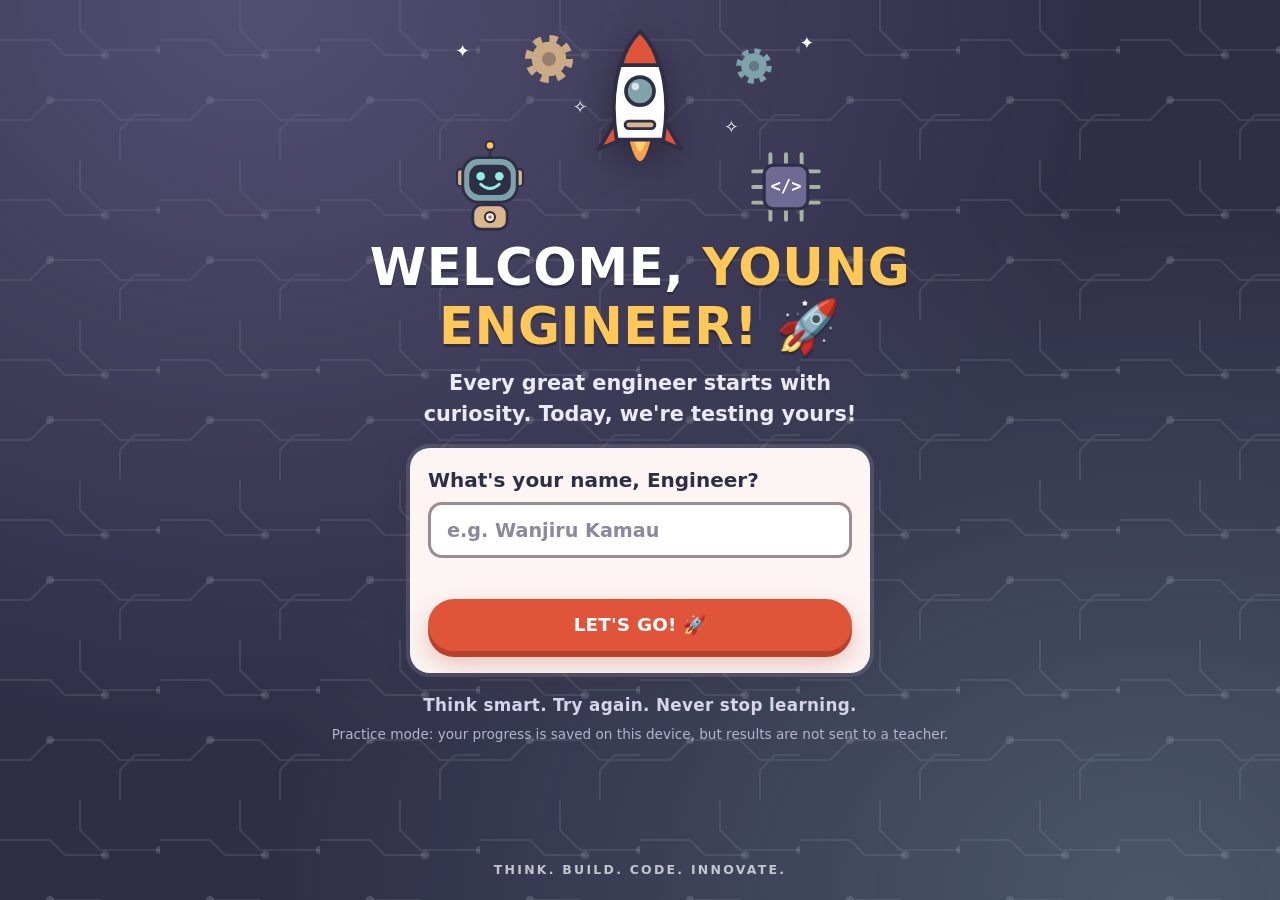
<file: index.html>
<!DOCTYPE html>
<html lang="en">
<head>
  <meta charset="utf-8">
  <meta name="viewport" content="width=device-width, initial-scale=1">
  <title>Young Engineers – The Code Quest</title>
  <meta name="description" content="Young Engineers: The Code Quest. An interactive coding adventure for Grade 7 students at West Nairobi School.">
  <meta name="theme-color" content="#2f2e47">
  <link rel="icon" type="image/svg+xml" href="assets/images/favicon.svg">
  <link rel="stylesheet" href="css/style.css">
</head>
<body data-view="welcome">
  <a class="skip-link" href="#main">Skip to the quest</a>

  <!-- Decorative background (hidden from screen readers) -->
  <div class="bg-decor" aria-hidden="true"></div>

  <header id="topbar" class="topbar" hidden></header>

  <main id="main" tabindex="-1">
    <div id="screen" class="screen"></div>
  </main>

  <footer class="site-foot">
    <span>THINK.</span> <span>BUILD.</span> <span>CODE.</span> <span>INNOVATE.</span>
  </footer>

  <div id="confetti" class="confetti" aria-hidden="true"></div>

  <noscript>
    <div class="noscript">The Code Quest needs JavaScript to run. Please turn it on in your browser and reload the page.</div>
  </noscript>

  <script src="js/questions.js" charset="utf-8"></script>
  <script src="js/config.js" charset="utf-8"></script>
  <script src="js/quiz-engine.js" charset="utf-8"></script>
  <script src="js/results.js" charset="utf-8"></script>
  <script src="js/art.js" charset="utf-8"></script>
  <script src="js/app.js" charset="utf-8"></script>
</body>
</html>
</file>
<file: css/style.css>
/* ==========================================================================
   Young Engineers – The Code Quest
   Design system: palette taken from the teacher's lesson slides
   (slate, dusty purple, gold, teal, sage, mauve on cream) plus a coral
   accent for calls to action.
   ========================================================================== */

:root {
  --ink: #2f2e47;
  --ink-soft: #4a4868;
  --purple: #6f6a94;
  --gold: #d9b78a;
  --teal: #7fa3ab;
  --sage: #a3b5a0;
  --mauve: #9d8a93;
  --cream: #fcf5f3;
  --white: #ffffff;

  --coral: #e0553a;
  --coral-dark: #b9402a;
  --sun: #ffc857;

  --good: #1b7f55;
  --good-bg: #e3f5ec;
  --good-line: #7fcfa6;
  --bad: #b3372f;
  --bad-bg: #fdeceb;
  --bad-line: #efb3ae;
  --hint: #7a4e00;
  --hint-bg: #fff3d1;
  --hint-line: #f2cf75;
  --info-bg: #ece9f7;
  --info-line: #c4bde6;

  --radius: 20px;
  --radius-sm: 14px;
  --shadow: 0 10px 30px rgba(47, 46, 71, 0.13);
  --shadow-sm: 0 4px 12px rgba(47, 46, 71, 0.12);

  --font: system-ui, -apple-system, "Segoe UI", Roboto, "Helvetica Neue", Arial, sans-serif;
  --font-display: "Trebuchet MS", "Segoe UI", system-ui, -apple-system, Roboto, Arial, sans-serif;
  --font-code: ui-monospace, "Cascadia Code", "SF Mono", Consolas, Menlo, "Liberation Mono", monospace;

  --circuit-light: url("data:image/svg+xml,%3Csvg xmlns='http://www.w3.org/2000/svg' width='160' height='160' viewBox='0 0 160 160'%3E%3Cg fill='none' stroke='%232f2e47' stroke-opacity='.06' stroke-width='2'%3E%3Cpath d='M0 40h50l15 15h40M80 0v30l20 20h60M0 120h30l20-20h50l20 20h40M120 160v-30l15-15h25'/%3E%3C/g%3E%3Cg fill='%232f2e47' fill-opacity='.08'%3E%3Ccircle cx='105' cy='55' r='4'/%3E%3Ccircle cx='50' cy='100' r='4'/%3E%3Ccircle cx='160' cy='50' r='4'/%3E%3C/g%3E%3C/svg%3E");
  --circuit-dark: url("data:image/svg+xml,%3Csvg xmlns='http://www.w3.org/2000/svg' width='160' height='160' viewBox='0 0 160 160'%3E%3Cg fill='none' stroke='%23ffffff' stroke-opacity='.09' stroke-width='2'%3E%3Cpath d='M0 40h50l15 15h40M80 0v30l20 20h60M0 120h30l20-20h50l20 20h40M120 160v-30l15-15h25'/%3E%3C/g%3E%3Cg fill='%23ffffff' fill-opacity='.14'%3E%3Ccircle cx='105' cy='55' r='4'/%3E%3Ccircle cx='50' cy='100' r='4'/%3E%3Ccircle cx='160' cy='50' r='4'/%3E%3C/g%3E%3C/svg%3E");
}

*, *::before, *::after { box-sizing: border-box; }

html { -webkit-text-size-adjust: 100%; }

body {
  margin: 0;
  min-height: 100vh;
  min-height: 100dvh;
  display: flex;
  flex-direction: column;
  font-family: var(--font);
  font-size: 1.05rem;
  line-height: 1.5;
  color: var(--ink);
  background: var(--cream);
  transition: background-color 0.4s ease;
}

body[data-view="welcome"] { background: var(--ink); color: var(--white); }

.bg-decor {
  position: fixed;
  inset: 0;
  z-index: 0;
  pointer-events: none;
  background-image: var(--circuit-light);
  background-size: 160px 160px;
}
body[data-view="welcome"] .bg-decor {
  background-image:
    radial-gradient(ellipse at 20% 0%, rgba(111, 106, 148, 0.55), transparent 60%),
    radial-gradient(ellipse at 90% 100%, rgba(127, 163, 171, 0.35), transparent 55%),
    var(--circuit-dark);
  background-size: auto, auto, 160px 160px;
}

h1, h2, h3 { font-family: var(--font-display); line-height: 1.15; margin: 0; }

:focus-visible { outline: 4px solid var(--sun); outline-offset: 3px; border-radius: 8px; }
body:not([data-view="welcome"]) :focus-visible { outline-color: var(--coral); }
main:focus { outline: none; }

.skip-link {
  position: absolute; left: 12px; top: -60px; z-index: 100;
  background: var(--white); color: var(--ink); padding: 10px 16px; border-radius: 10px; font-weight: 700;
}
.skip-link:focus { top: 12px; }

.screen {
  position: relative; z-index: 1;
  width: 100%;
  max-width: 760px;
  margin: 0 auto;
  padding: 18px 16px 28px;
}
main { flex: 1 0 auto; position: relative; z-index: 1; }

.screen-enter { animation: screenIn 0.4s ease both; }
@keyframes screenIn { from { opacity: 0; transform: translateY(14px); } to { opacity: 1; transform: none; } }

.site-foot {
  position: relative; z-index: 1;
  text-align: center; padding: 14px 12px 20px;
  font-family: var(--font-display); font-weight: 800; font-size: 0.78rem; letter-spacing: 0.18em;
  color: var(--purple);
}
.site-foot span:nth-child(2) { color: var(--teal); }
.site-foot span:nth-child(3) { color: var(--gold); }
.site-foot span:nth-child(4) { color: var(--mauve); }
body[data-view="welcome"] .site-foot span { color: rgba(255, 255, 255, 0.7); }

.noscript { position: relative; z-index: 5; padding: 20px; background: var(--sun); color: var(--ink); font-weight: 700; text-align: center; }

/* ---------- Buttons ---------- */
.btn {
  display: inline-flex; align-items: center; justify-content: center; gap: 0.5em;
  min-height: 52px; padding: 12px 26px;
  border: 0; border-radius: 999px;
  font: 800 1.15rem/1.1 var(--font-display);
  letter-spacing: 0.01em;
  cursor: pointer;
  color: var(--white); background: var(--coral);
  box-shadow: 0 6px 0 var(--coral-dark), 0 12px 24px rgba(185, 64, 42, 0.3);
  transition: transform 0.12s ease, box-shadow 0.12s ease, filter 0.2s;
  -webkit-tap-highlight-color: transparent;
}
.btn:hover:not(:disabled) { filter: brightness(1.06); }
.btn:active:not(:disabled) { transform: translateY(4px); box-shadow: 0 2px 0 var(--coral-dark), 0 6px 12px rgba(185, 64, 42, 0.3); }
.btn:disabled { background: #cfc9d6; color: #6c6880; box-shadow: 0 6px 0 #b4adbf; cursor: not-allowed; }
.btn--teal { background: var(--purple); box-shadow: 0 6px 0 #4b4770, 0 12px 24px rgba(75, 71, 112, 0.3); }
.btn--teal:active:not(:disabled) { box-shadow: 0 2px 0 #4b4770, 0 6px 12px rgba(75, 71, 112, 0.3); }
.btn--block { width: 100%; }
.btn--small { min-height: 40px; padding: 8px 16px; font-size: 0.95rem; box-shadow: 0 4px 0 var(--coral-dark); }
.btn--ghost {
  background: transparent; color: var(--ink-soft); box-shadow: none; border: 2px solid var(--mauve);
}
.btn--ghost:hover:not(:disabled) { background: rgba(157, 138, 147, 0.15); filter: none; }
.btn--ghost:active:not(:disabled) { transform: none; box-shadow: none; }

/* ---------- Top bar ---------- */
.topbar {
  position: sticky; top: 0; z-index: 20;
  background: rgba(252, 245, 243, 0.94);
  backdrop-filter: blur(8px);
  -webkit-backdrop-filter: blur(8px);
  border-bottom: 2px solid rgba(111, 106, 148, 0.18);
}
.topbar__inner { max-width: 760px; margin: 0 auto; padding: 10px 16px 12px; }
.topbar__row { display: flex; align-items: center; gap: 10px; }
.brand { display: flex; align-items: center; gap: 8px; font-family: var(--font-display); font-weight: 900; line-height: 1; }
.brand .art-brand { width: 38px; height: 38px; flex: none; }
.brand__text { display: flex; flex-direction: column; font-size: 0.82rem; letter-spacing: 0.08em; color: var(--ink); }
.brand__text small { font-size: 0.6rem; letter-spacing: 0.14em; color: var(--purple); font-weight: 800; margin-top: 3px; }
.topbar__spacer { flex: 1; }
.chip-name {
  max-width: 42vw; overflow: hidden; text-overflow: ellipsis; white-space: nowrap;
  background: var(--info-bg); border: 2px solid var(--info-line); color: var(--ink);
  border-radius: 999px; padding: 4px 12px; font-weight: 800; font-size: 0.9rem;
}
.topbar .btn--ghost { min-height: 36px; padding: 4px 12px; font-size: 0.85rem; border-width: 2px; }

.steps { list-style: none; display: grid; grid-template-columns: repeat(4, 1fr); gap: 8px; margin: 12px 0 0; padding: 0; }
.step { min-width: 0; }
.step__label {
  display: flex; align-items: center; gap: 6px; margin-bottom: 5px;
  font-size: 0.74rem; font-weight: 800; color: var(--ink-soft); white-space: nowrap; overflow: hidden;
}
.step__num {
  flex: none; width: 22px; height: 22px; border-radius: 50%;
  display: grid; place-items: center; font-size: 0.75rem;
  background: #e7e1ea; color: var(--ink-soft);
}
.step__title { overflow: hidden; text-overflow: ellipsis; display: none; }
.step.is-done .step__num { background: var(--good); color: #fff; }
.step.is-current .step__num { background: var(--coral); color: #fff; }
.step.is-current .step__label { color: var(--ink); }
.step__bar { height: 8px; border-radius: 99px; background: #e7e1ea; overflow: hidden; }
.step__fill { display: block; height: 100%; width: 0; border-radius: 99px; background: linear-gradient(90deg, var(--teal), var(--purple)); transition: width 0.6s cubic-bezier(.3, .9, .3, 1); }
.step.is-done .step__fill { background: linear-gradient(90deg, var(--sage), var(--good)); }
@media (min-width: 620px) { .step__title { display: inline; } }

/* ---------- Welcome ---------- */
.welcome { text-align: center; padding-top: 6px; }
.welcome__scene { position: relative; height: 210px; margin: 0 auto 4px; max-width: 420px; }
.welcome__scene .art-rocket { position: absolute; left: 50%; top: 0; width: 112px; margin-left: -56px; animation: rocketBob 3.2s ease-in-out infinite; filter: drop-shadow(0 10px 18px rgba(0, 0, 0, 0.35)); }
.welcome__scene .art-robot { position: absolute; left: 4%; bottom: 0; width: 86px; animation: bob 3.6s ease-in-out infinite; }
.welcome__scene .art-chip { position: absolute; right: 6%; bottom: 8px; width: 78px; animation: bob 4.2s ease-in-out infinite reverse; }
.welcome__scene .gear-a { position: absolute; left: 22%; top: 8px; width: 54px; opacity: 0.9; animation: spin 14s linear infinite; }
.welcome__scene .gear-b { position: absolute; right: 18%; top: 22px; width: 40px; animation: spin 10s linear infinite reverse; }
.welcome__scene .star { position: absolute; font-size: 1.1rem; animation: twinkle 2.4s ease-in-out infinite; }

.welcome h1 { font-size: clamp(2rem, 8.4vw, 3.2rem); font-weight: 900; letter-spacing: 0.01em; text-shadow: 0 3px 0 rgba(0, 0, 0, 0.25); }
.welcome h1 .hl { color: var(--sun); }
.welcome__lead { font-size: clamp(1.05rem, 3.6vw, 1.3rem); margin: 12px auto 18px; max-width: 30ch; color: #ece9f7; font-weight: 600; }

.name-card {
  background: var(--cream); color: var(--ink);
  border-radius: var(--radius); padding: 20px 18px 22px;
  max-width: 460px; margin: 0 auto;
  box-shadow: var(--shadow), 0 0 0 4px rgba(255, 255, 255, 0.12);
  text-align: left;
}
.name-card label { display: block; font: 900 1.25rem/1.2 var(--font-display); margin-bottom: 10px; }
.name-card input {
  width: 100%; min-height: 56px; padding: 10px 16px;
  font: 700 1.2rem var(--font);
  color: var(--ink); background: var(--white);
  border: 3px solid var(--mauve); border-radius: var(--radius-sm);
  transition: border-color 0.2s, box-shadow 0.2s;
}
.name-card input::placeholder { color: #8d889f; font-weight: 600; }
.name-card input:focus { outline: none; border-color: var(--purple); box-shadow: 0 0 0 5px rgba(111, 106, 148, 0.25); }
.name-card input[aria-invalid="true"] { border-color: var(--bad); background: var(--bad-bg); }
.name-card .field-error { min-height: 1.5em; margin: 8px 2px 10px; color: var(--bad); font-weight: 800; font-size: 0.95rem; }
.shake { animation: shake 0.4s ease; }
@keyframes shake { 20%, 60% { transform: translateX(-8px); } 40%, 80% { transform: translateX(8px); } }
.welcome__tag { margin: 20px 0 0; font-weight: 800; letter-spacing: 0.02em; color: #d7d2ee; }
.welcome__note { margin: 6px 0 0; font-size: 0.85rem; color: #b7b2d2; }

/* ---------- Question card ---------- */
.page-head { display: flex; align-items: center; gap: 12px; margin: 4px 0 14px; }
.page-head__icon { font-size: 2rem; flex: none; width: 54px; height: 54px; display: grid; place-items: center; border-radius: 16px; background: var(--white); box-shadow: var(--shadow-sm); }
.page-head__section { font-size: 0.78rem; font-weight: 900; letter-spacing: 0.12em; color: var(--purple); text-transform: uppercase; }
.page-head__title { font-size: 1.35rem; font-weight: 900; }

.card {
  background: var(--white); border-radius: var(--radius); box-shadow: var(--shadow);
  padding: 20px 18px 22px; border: 2px solid rgba(111, 106, 148, 0.12);
}
.card__meta { display: flex; align-items: center; justify-content: space-between; gap: 10px; flex-wrap: wrap; margin-bottom: 12px; }
.concept {
  background: var(--info-bg); color: var(--ink); border: 2px solid var(--info-line);
  border-radius: 999px; padding: 3px 12px; font-weight: 800; font-size: 0.85rem;
}
.qcount { font-weight: 800; color: var(--ink-soft); font-size: 0.9rem; }
.prompt { font-size: clamp(1.2rem, 4.4vw, 1.5rem); font-weight: 900; margin-bottom: 14px; }

.code {
  margin: 0 0 16px; padding: 14px 16px; border-radius: var(--radius-sm);
  background: var(--ink); color: #e9fbf7; border-left: 6px solid var(--teal);
  font: 600 1.05rem/1.55 var(--font-code); overflow-x: auto; white-space: pre; tab-size: 4;
}

.options { display: grid; gap: 10px; margin: 0 0 14px; padding: 0; border: 0; }
.opt {
  position: relative; display: flex; align-items: center; gap: 12px; text-align: left; width: 100%;
  min-height: 58px; padding: 10px 14px;
  font: 700 1.05rem/1.35 var(--font); color: var(--ink);
  background: var(--cream); border: 3px solid #d9d2df; border-radius: var(--radius-sm);
  cursor: pointer; transition: transform 0.12s ease, border-color 0.15s, background-color 0.15s, box-shadow 0.15s;
  -webkit-tap-highlight-color: transparent;
}
.opt--code .opt__text { font-family: var(--font-code); font-weight: 700; font-size: 1rem; word-break: break-word; }
.opt__badge {
  flex: none; width: 34px; height: 34px; border-radius: 10px; display: grid; place-items: center;
  font: 900 1rem var(--font-display); background: #e7e1ea; color: var(--ink-soft);
  transition: background-color 0.15s, color 0.15s;
}
.opt__text { flex: 1; min-width: 0; }
.opt__mark { flex: none; font-size: 1.25rem; font-weight: 900; }
.opt:hover:not(:disabled):not(.is-selected) { border-color: var(--purple); background: #f5f1fa; transform: translateY(-1px); }
.opt.is-selected { border-color: var(--purple); background: var(--info-bg); box-shadow: 0 0 0 4px rgba(111, 106, 148, 0.22); }
.opt.is-selected .opt__badge { background: var(--purple); color: #fff; }
.opt.is-tried { border-color: var(--bad-line); background: var(--bad-bg); color: #7d5552; cursor: not-allowed; }
.opt.is-tried .opt__text { text-decoration: line-through; text-decoration-thickness: 2px; }
.opt.is-tried .opt__badge { background: var(--bad); color: #fff; }
.opt.is-tried .opt__mark { color: var(--bad); }
.opt.is-correct { border-color: var(--good); background: var(--good-bg); box-shadow: 0 0 0 4px rgba(27, 127, 85, 0.2); }
.opt.is-correct .opt__badge { background: var(--good); color: #fff; }
.opt.is-correct .opt__mark { color: var(--good); }
.opt.is-dim { opacity: 0.55; cursor: default; }
.opt:disabled { cursor: default; }
.opt.pop { animation: pop 0.45s ease; }
@keyframes pop { 40% { transform: scale(1.03); } 100% { transform: scale(1); } }

.tries { display: flex; align-items: center; gap: 8px; margin: 0 0 12px; font-size: 0.88rem; font-weight: 800; color: var(--ink-soft); }
.tries__dots { display: inline-flex; gap: 6px; }
.tries__dot { width: 16px; height: 16px; border-radius: 50%; background: #e7e1ea; border: 2px solid #cfc7d6; }
.tries__dot.is-used { background: var(--bad); border-color: var(--bad); }
.tries__dot.is-won { background: var(--good); border-color: var(--good); }

.feedback { margin: 0 0 14px; }
.fb {
  display: grid; grid-template-columns: 62px 1fr; gap: 12px; align-items: start;
  border-radius: var(--radius-sm); padding: 12px 14px; border: 3px solid;
  animation: fbIn 0.35s ease both;
}
@keyframes fbIn { from { opacity: 0; transform: translateY(8px) scale(0.98); } to { opacity: 1; transform: none; } }
.fb .art-robot { width: 58px; height: auto; }
.fb--good { background: var(--good-bg); border-color: var(--good-line); }
.fb--hint { background: var(--hint-bg); border-color: var(--hint-line); }
.fb--reveal { background: var(--info-bg); border-color: var(--info-line); }
.fb--warn { background: var(--hint-bg); border-color: var(--hint-line); grid-template-columns: 1fr; }
.fb__msg { font: 900 1.15rem/1.25 var(--font-display); margin: 2px 0 6px; }
.fb--good .fb__msg { color: var(--good); }
.fb--hint .fb__msg, .fb--warn .fb__msg { color: var(--hint); }
.fb--reveal .fb__msg { color: var(--ink); }
.fb p { margin: 6px 0 0; font-size: 1rem; }
.fb__label { display: block; font-weight: 900; font-size: 0.78rem; letter-spacing: 0.08em; text-transform: uppercase; color: var(--ink-soft); margin-top: 8px; }
.fb code, .answer-line code { font-family: var(--font-code); font-weight: 700; background: rgba(47, 46, 71, 0.08); padding: 1px 6px; border-radius: 6px; }
.answer-line { font-weight: 800; }

.actions { display: flex; justify-content: flex-end; }
.actions .btn { min-width: 220px; }
@media (max-width: 520px) { .actions .btn { width: 100%; min-width: 0; } }

/* ---------- Page results & final ---------- */
.result { text-align: center; padding-top: 6px; }
.result__stage { position: relative; display: grid; place-items: center; margin: 4px auto 6px; width: 100%; max-width: 340px; }
.ring { position: relative; width: 190px; height: 190px; }
.ring svg { width: 100%; height: 100%; transform: rotate(-90deg); }
.ring__track { fill: none; stroke: #e7e1ea; stroke-width: 14; }
.ring__value { fill: none; stroke: var(--coral); stroke-width: 14; stroke-linecap: round; transition: stroke-dashoffset 1.3s cubic-bezier(.25, .9, .3, 1); }
.ring--perfect .ring__value { stroke: var(--good); }
.ring--keepgoing .ring__value { stroke: var(--purple); }
.ring__num {
  position: absolute; inset: 0; display: grid; place-content: center; text-align: center;
  font: 900 3.2rem/1 var(--font-display); color: var(--ink);
}
.ring__num small { display: block; font-size: 1.05rem; font-weight: 800; color: var(--ink-soft); margin-top: 4px; }
.result__mascot { position: absolute; right: -6px; bottom: -6px; width: 84px; }
.result__mascot.art-rocket, .result__mascot .art-rocket { width: 70px; }
.result h2 { font-size: clamp(1.5rem, 6vw, 2.2rem); font-weight: 900; margin: 14px 0 6px; }
.result h2.is-perfect { color: var(--good); }
.result__sub { margin: 0 auto 18px; max-width: 34ch; color: var(--ink-soft); font-weight: 600; }

.recap { list-style: none; margin: 0 auto 20px; padding: 0; max-width: 460px; display: grid; gap: 8px; text-align: left; }
.recap li { display: flex; align-items: center; gap: 10px; background: var(--white); border-radius: 12px; padding: 8px 12px; box-shadow: var(--shadow-sm); font-weight: 700; }
.recap__icon { flex: none; font-size: 1.15rem; }
.recap__concept { flex: 1; min-width: 0; }
.recap__tag { flex: none; font-size: 0.78rem; font-weight: 800; padding: 2px 10px; border-radius: 99px; }
.recap__tag--good { background: var(--good-bg); color: var(--good); }
.recap__tag--learn { background: var(--info-bg); color: var(--ink); }
.result .btn { margin-top: 4px; }

.final__headline { font-size: clamp(1.7rem, 7vw, 2.6rem); font-weight: 900; margin: 6px 0 4px; word-break: break-word; }
.final__headline .nm { color: var(--coral); }
.final__sub { font-size: 1.15rem; font-weight: 700; color: var(--ink-soft); margin: 0 0 8px; }
.final__stats { display: flex; justify-content: center; gap: 14px; flex-wrap: wrap; margin: 6px 0 18px; }
.stat { background: var(--white); border-radius: var(--radius-sm); padding: 10px 20px; box-shadow: var(--shadow-sm); min-width: 120px; }
.stat b { display: block; font: 900 1.9rem/1.1 var(--font-display); color: var(--ink); }
.stat span { font-weight: 800; font-size: 0.82rem; color: var(--ink-soft); letter-spacing: 0.05em; text-transform: uppercase; }
.pagebars { list-style: none; margin: 0 auto 16px; padding: 0; max-width: 500px; display: grid; gap: 10px; text-align: left; }
.pagebars li { background: var(--white); border-radius: 14px; padding: 10px 14px 12px; box-shadow: var(--shadow-sm); }
.pagebars__top { display: flex; justify-content: space-between; gap: 10px; font-weight: 800; margin-bottom: 6px; }
.pagebars__top small { display: block; font-size: 0.72rem; letter-spacing: 0.1em; color: var(--purple); }
.pagebars__score { font: 900 1.2rem var(--font-display); white-space: nowrap; }
.pagebars__bar { height: 12px; border-radius: 99px; background: #e7e1ea; overflow: hidden; }
.pagebars__bar span { display: block; height: 100%; width: 0; border-radius: 99px; background: linear-gradient(90deg, var(--teal), var(--purple)); transition: width 1.1s cubic-bezier(.25, .9, .3, 1); }
.final__message { background: var(--info-bg); border: 3px solid var(--info-line); border-radius: var(--radius-sm); padding: 14px 16px; max-width: 500px; margin: 0 auto 14px; font-weight: 700; }
.final__note { max-width: 500px; margin: 0 auto 18px; font-size: 0.92rem; color: var(--ink-soft); background: var(--hint-bg); border: 2px dashed var(--hint-line); border-radius: 12px; padding: 10px 14px; }
.final__btns { display: flex; justify-content: center; gap: 12px; flex-wrap: wrap; }

/* ---------- Confetti (CSS only, light on low-powered devices) ---------- */
.confetti { position: fixed; inset: 0; z-index: 60; pointer-events: none; overflow: hidden; }
.confetti i {
  position: absolute; top: -24px; display: block; will-change: transform, opacity;
  animation: fall linear forwards;
}
@keyframes fall {
  0% { transform: translate3d(0, 0, 0) rotate(0deg); opacity: 1; }
  85% { opacity: 1; }
  100% { transform: translate3d(var(--drift, 0px), 108vh, 0) rotate(var(--spin, 540deg)); opacity: 0; }
}
.launch {
  position: fixed; left: 50%; bottom: -200px; z-index: 61; width: 90px; margin-left: -45px; pointer-events: none;
  animation: launch 2.2s ease-in forwards;
}
@keyframes launch { 0% { transform: translateY(0) scale(0.9); } 20% { transform: translateY(-30px) scale(1); } 100% { transform: translateY(-130vh) scale(1.15); } }

/* ---------- Mascot / decor animations ---------- */
@keyframes bob { 0%, 100% { transform: translateY(0); } 50% { transform: translateY(-9px); } }
@keyframes rocketBob { 0%, 100% { transform: translateY(0) rotate(-3deg); } 50% { transform: translateY(-12px) rotate(3deg); } }
@keyframes spin { to { transform: rotate(360deg); } }
@keyframes twinkle { 0%, 100% { opacity: 0.25; transform: scale(0.8); } 50% { opacity: 1; transform: scale(1.15); } }
.rocket-flame { transform-origin: 60px 122px; animation: flame 0.3s ease-in-out infinite alternate; }
@keyframes flame { from { transform: scaleY(0.85); } to { transform: scaleY(1.15); } }
.robot-antenna { animation: blink 1.6s ease-in-out infinite; }
@keyframes blink { 50% { fill: #e0553a; } }
.bounce { animation: bob 1.2s ease-in-out infinite; }
.wiggle { animation: wiggle 0.9s ease-in-out infinite; transform-origin: 50% 90%; }
@keyframes wiggle { 0%, 100% { transform: rotate(-6deg); } 50% { transform: rotate(6deg); } }

/* ---------- Small screens ---------- */
@media (max-width: 380px) {
  .screen { padding-left: 12px; padding-right: 12px; }
  .card { padding: 16px 14px 18px; }
  .brand__text small { display: none; }
  .welcome__scene { height: 190px; }
}

/* ---------- Respect "reduce motion" settings ---------- */
@media (prefers-reduced-motion: reduce) {
  *, *::before, *::after { animation-duration: 0.01ms !important; animation-iteration-count: 1 !important; transition-duration: 0.01ms !important; }
  .confetti, .launch { display: none; }
}

/* ---------- Utilities added for accessibility and notices ---------- */
.sr-only {
  position: absolute; width: 1px; height: 1px; margin: -1px; padding: 0; overflow: hidden;
  clip: rect(0, 0, 0, 0); white-space: nowrap; border: 0;
}
.toast {
  position: fixed; left: 50%; top: 14px; z-index: 80; transform: translateX(-50%);
  max-width: calc(100vw - 24px); padding: 10px 18px; border-radius: 999px;
  background: var(--ink); color: #fff; font-weight: 800; box-shadow: var(--shadow);
  animation: toastIn 0.35s ease both;
}
.toast--out { opacity: 0; transition: opacity 0.5s ease; }
@keyframes toastIn { from { opacity: 0; transform: translate(-50%, -12px); } to { opacity: 1; transform: translate(-50%, 0); } }

/* ---------- Layout polish ---------- */
.page-head__section { margin-bottom: 3px; }
.chip-name { max-width: 46vw; }
@media (min-width: 480px) { .chip-name::before { content: "🧑‍💻 "; } }

/* Phones: logo mark only in the top bar so the student's full name fits */
.chip-name { flex: 0 1 auto; min-width: 0; }
@media (max-width: 459px) {
  .brand__text {
    position: absolute; width: 1px; height: 1px; overflow: hidden;
    clip: rect(0, 0, 0, 0); white-space: nowrap; /* still read by screen readers */
  }
  .chip-name { max-width: none; }
  .topbar__spacer { flex: 1 1 0; }
}

/* ---------- Phase 1.5 additions: multi-select, points, resume, retake, results ---------- */
/* Multi-select: square letter badges (round = pick one, square = pick several) and a small counter */
.opt--multi .opt__badge { border-radius: 8px; }
.pick-note { margin: 0 0 10px; font-size: 0.9rem; font-weight: 800; color: var(--purple); }

/* Welcome back */
.choice-card { display: grid; gap: 12px; }
.choice-card .field-error { min-height: 0; margin: 0; }
.linkbtn {
  background: none; border: 0; padding: 8px 6px; min-height: 40px; cursor: pointer;
  font: 800 0.92rem var(--font); text-decoration: underline; text-underline-offset: 3px; color: var(--purple);
}
.linkbtn:hover { color: var(--coral); }
.welcome .linkbtn { color: #d9d4f0; }
.welcome .linkbtn:hover { color: var(--sun); }

/* Page result */
.contrib { margin: 0 0 14px; font-weight: 800; color: var(--ink-soft); }
.contrib b { font: 900 1.4rem var(--font-display); color: var(--ink); }

/* Final results */
.pagebars__sub { margin: -2px 0 6px; font-size: 0.82rem; font-weight: 800; color: var(--ink-soft); }
.final__counts { margin: -6px auto 14px; max-width: 500px; font-size: 0.9rem; font-weight: 800; color: var(--ink-soft); }
.retake-card, .compare {
  max-width: 500px; margin: 0 auto 16px; text-align: left;
  background: var(--white); border: 3px solid var(--info-line); border-radius: var(--radius-sm);
  padding: 14px 16px; box-shadow: var(--shadow-sm); font-weight: 700;
}
.retake-card p { margin: 0 0 10px; }
.retake-card__final { background: var(--hint-bg); border: 2px dashed var(--hint-line); color: var(--hint); border-radius: 12px; padding: 8px 12px; font-size: 0.92rem; }
.retake-card .field-error { margin: 8px 0 0; color: var(--bad); font-weight: 800; }
.compare__row { display: flex; justify-content: space-between; align-items: baseline; gap: 12px; padding: 7px 0; border-bottom: 2px solid #eee8f2; }
.compare__row:last-child { border-bottom: 0; }
.compare__row b { font: 900 1.1rem var(--font-display); text-align: right; }
.compare__row--diff.is-up b { color: var(--good); }
.compare__row--diff.is-down b { color: var(--bad); }
.compare__row--best { background: var(--info-bg); margin: 4px -8px -6px; padding: 8px; border-radius: 10px; }

/* Result-saving status */
.submit { max-width: 500px; margin: 0 auto 16px; padding: 10px 14px; border-radius: 12px; font-size: 0.92rem; font-weight: 800; border: 2px solid var(--info-line); background: var(--info-bg); color: var(--ink); }
.submit--ok { background: var(--good-bg); border-color: var(--good-line); color: var(--good); }
.submit--warn { background: var(--hint-bg); border: 2px dashed var(--hint-line); color: var(--hint); }
.submit--bad { background: var(--bad-bg); border-color: var(--bad-line); color: var(--bad); }
.submit .btn { margin-top: 10px; }

/* ---------- PictoBlox mission (optional, not scored) ---------- */
.mission {
  max-width: 640px; margin: 8px auto 18px; text-align: left;
  background: var(--white); border: 3px solid var(--info-line); border-radius: var(--radius);
  padding: 18px 18px 20px; box-shadow: var(--shadow-sm);
}
.mission__tag { display: inline-block; font-size: 0.74rem; font-weight: 800; letter-spacing: 0.08em; text-transform: uppercase; background: var(--info-bg); color: var(--purple); padding: 3px 12px; border-radius: 99px; }
.mission__title { font: 900 clamp(1.25rem, 5vw, 1.7rem)/1.2 var(--font-display); margin: 10px 0 6px; color: var(--ink); }
.mission__lead { margin: 0 0 14px; font-weight: 700; color: var(--ink-soft); }
.mission__shots { display: grid; gap: 12px; margin-bottom: 14px; }
@media (min-width: 700px) { .mission { max-width: 720px; } }
.mission__shot { margin: 0; }
.mission__shot a { display: block; border: 2px solid var(--info-line); border-radius: 12px; overflow: hidden; background: #fff; }
.mission__shot img { display: block; width: 100%; height: auto; } /* never stretched: height follows width */
.mission__shot figcaption { margin-top: 4px; font-size: 0.82rem; font-weight: 800; color: var(--ink-soft); }
.mission__label { margin: 0 0 6px; font-weight: 800; color: var(--purple); font-size: 0.9rem; }
.mission .code { white-space: pre; overflow-x: auto; }
.mission h4 { margin: 16px 0 6px; font: 900 1rem var(--font-display); color: var(--ink); }
.mission__list, .mission__steps { margin: 0; padding-left: 1.3em; font-weight: 700; display: grid; gap: 6px; }
.mission__think { margin-top: 16px; background: var(--hint-bg); border: 2px dashed var(--hint-line); border-radius: 14px; padding: 4px 14px 12px; color: var(--hint); }
.mission__think h4 { color: var(--hint); }
.mission__think ul { margin: 0; padding-left: 1.2em; font-weight: 800; display: grid; gap: 6px; }
.mission__think code { font-family: var(--font-code); background: rgba(255,255,255,.7); padding: 1px 6px; border-radius: 6px; }
.mission__close { margin: 18px 0 0; padding: 12px 14px; background: var(--info-bg); border: 3px solid var(--info-line); border-radius: var(--radius-sm); font: 900 0.95rem/1.35 var(--font-display); text-align: center; color: var(--ink); }
</file>
